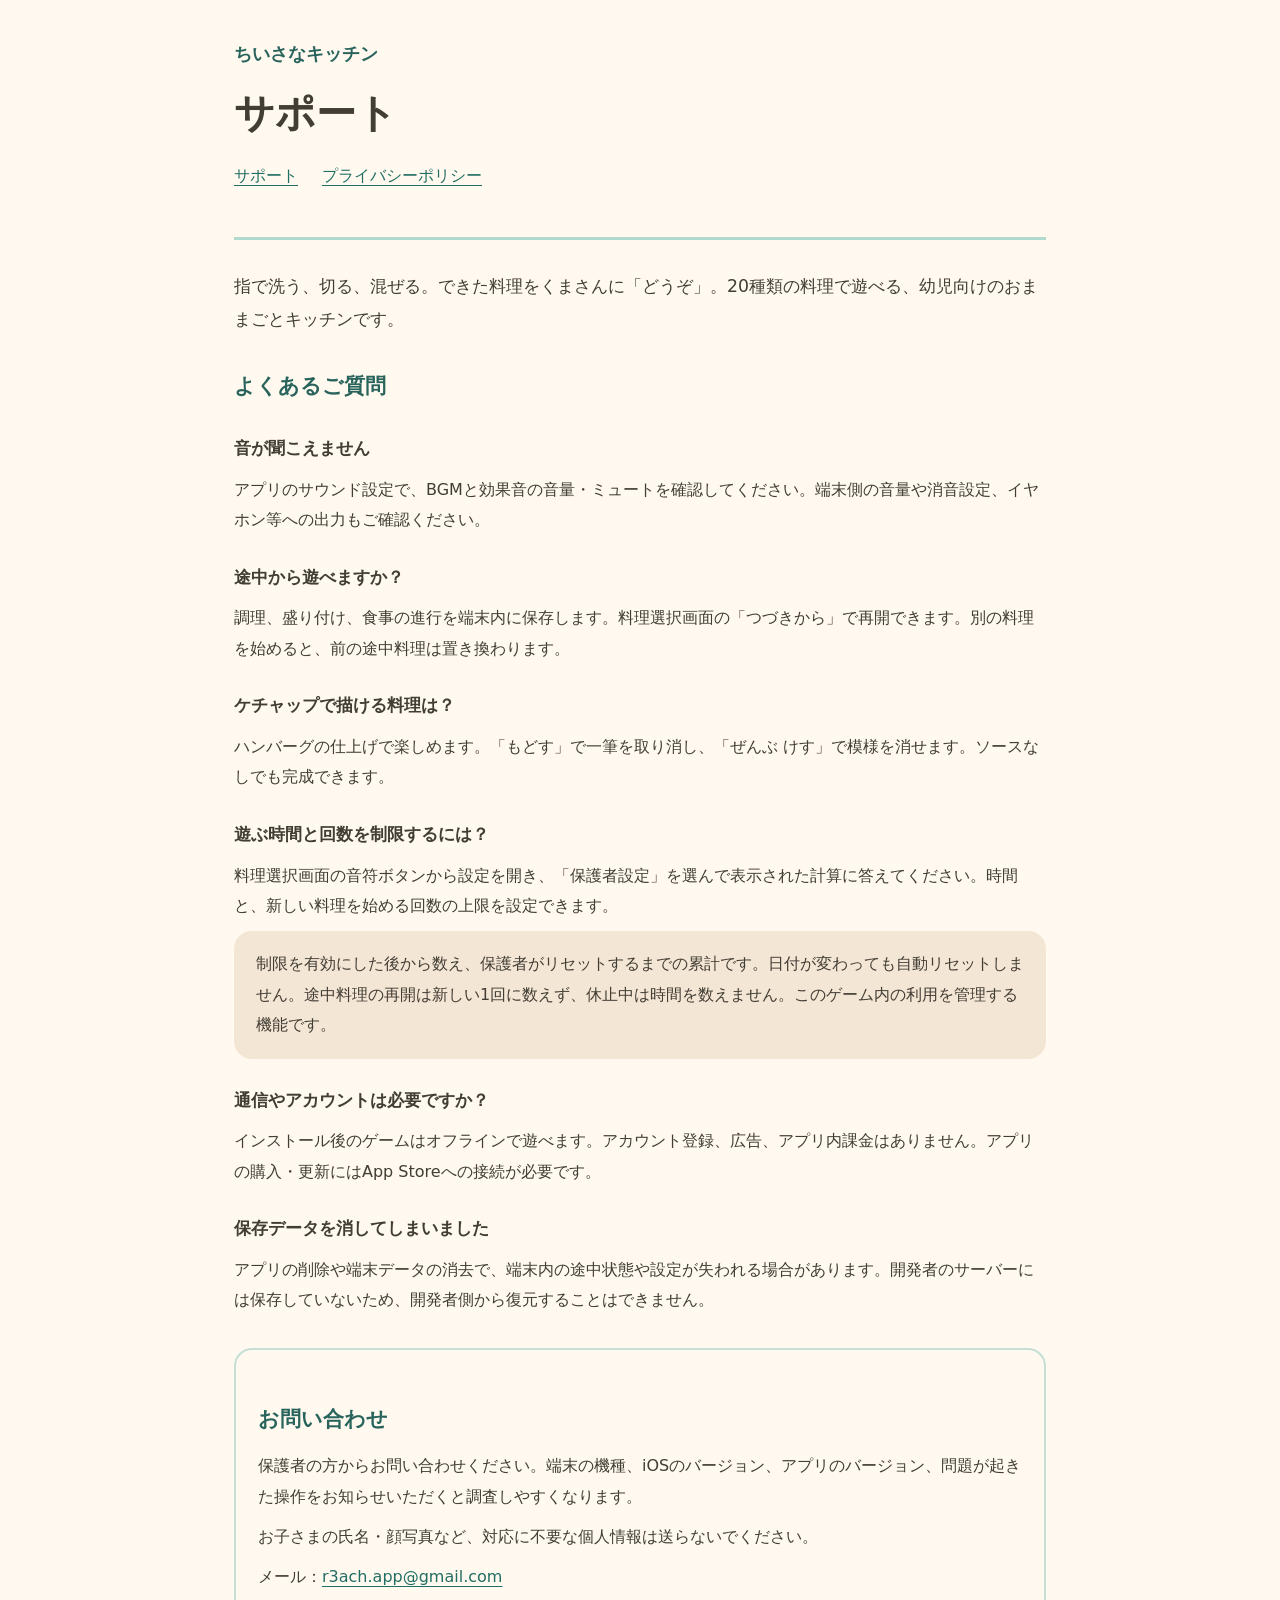
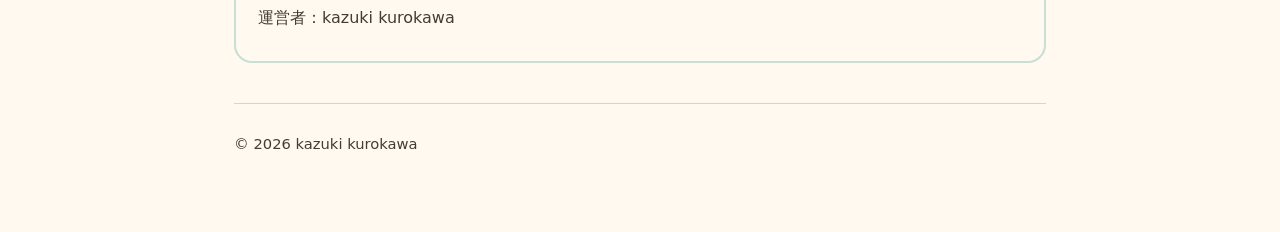
<file: index.html>
<!doctype html><html lang="ja"><head><meta charset="utf-8"><meta name="viewport" content="width=device-width,initial-scale=1"><title>サポート｜ちいさなキッチン</title><meta name="description" content="ちいさなキッチンのサポート。保護者の方へ、遊び方と情報の取り扱いをご案内します。"><link rel="stylesheet" href="style.css"></head><body><main><header><p class="brand">ちいさなキッチン</p><h1>サポート</h1><nav aria-label="ページ"><a href="index.html">サポート</a><a href="privacy.html">プライバシーポリシー</a></nav></header><p class="intro">指で洗う、切る、混ぜる。できた料理をくまさんに「どうぞ」。20種類の料理で遊べる、幼児向けのおままごとキッチンです。</p><section><h2>よくあるご質問</h2><h3>音が聞こえません</h3><p>アプリのサウンド設定で、BGMと効果音の音量・ミュートを確認してください。端末側の音量や消音設定、イヤホン等への出力もご確認ください。</p><h3>途中から遊べますか？</h3><p>調理、盛り付け、食事の進行を端末内に保存します。料理選択画面の「つづきから」で再開できます。別の料理を始めると、前の途中料理は置き換わります。</p><h3>ケチャップで描ける料理は？</h3><p>ハンバーグの仕上げで楽しめます。「もどす」で一筆を取り消し、「ぜんぶ けす」で模様を消せます。ソースなしでも完成できます。</p><h3>遊ぶ時間と回数を制限するには？</h3><p>料理選択画面の音符ボタンから設定を開き、「保護者設定」を選んで表示された計算に答えてください。時間と、新しい料理を始める回数の上限を設定できます。</p><p class="notice">制限を有効にした後から数え、保護者がリセットするまでの累計です。日付が変わっても自動リセットしません。途中料理の再開は新しい1回に数えず、休止中は時間を数えません。このゲーム内の利用を管理する機能です。</p><h3>通信やアカウントは必要ですか？</h3><p>インストール後のゲームはオフラインで遊べます。アカウント登録、広告、アプリ内課金はありません。アプリの購入・更新にはApp Storeへの接続が必要です。</p><h3>保存データを消してしまいました</h3><p>アプリの削除や端末データの消去で、端末内の途中状態や設定が失われる場合があります。開発者のサーバーには保存していないため、開発者側から復元することはできません。</p></section><section class="contact"><h2>お問い合わせ</h2><p>保護者の方からお問い合わせください。端末の機種、iOSのバージョン、アプリのバージョン、問題が起きた操作をお知らせいただくと調査しやすくなります。</p><p>お子さまの氏名・顔写真など、対応に不要な個人情報は送らないでください。</p><p data-contact>メール：<a href="mailto:r3ach.app@gmail.com">r3ach.app@gmail.com</a></p><p>運営者：kazuki kurokawa</p></section><footer><p>© 2026 kazuki kurokawa</p></footer></main></body></html>
</file>
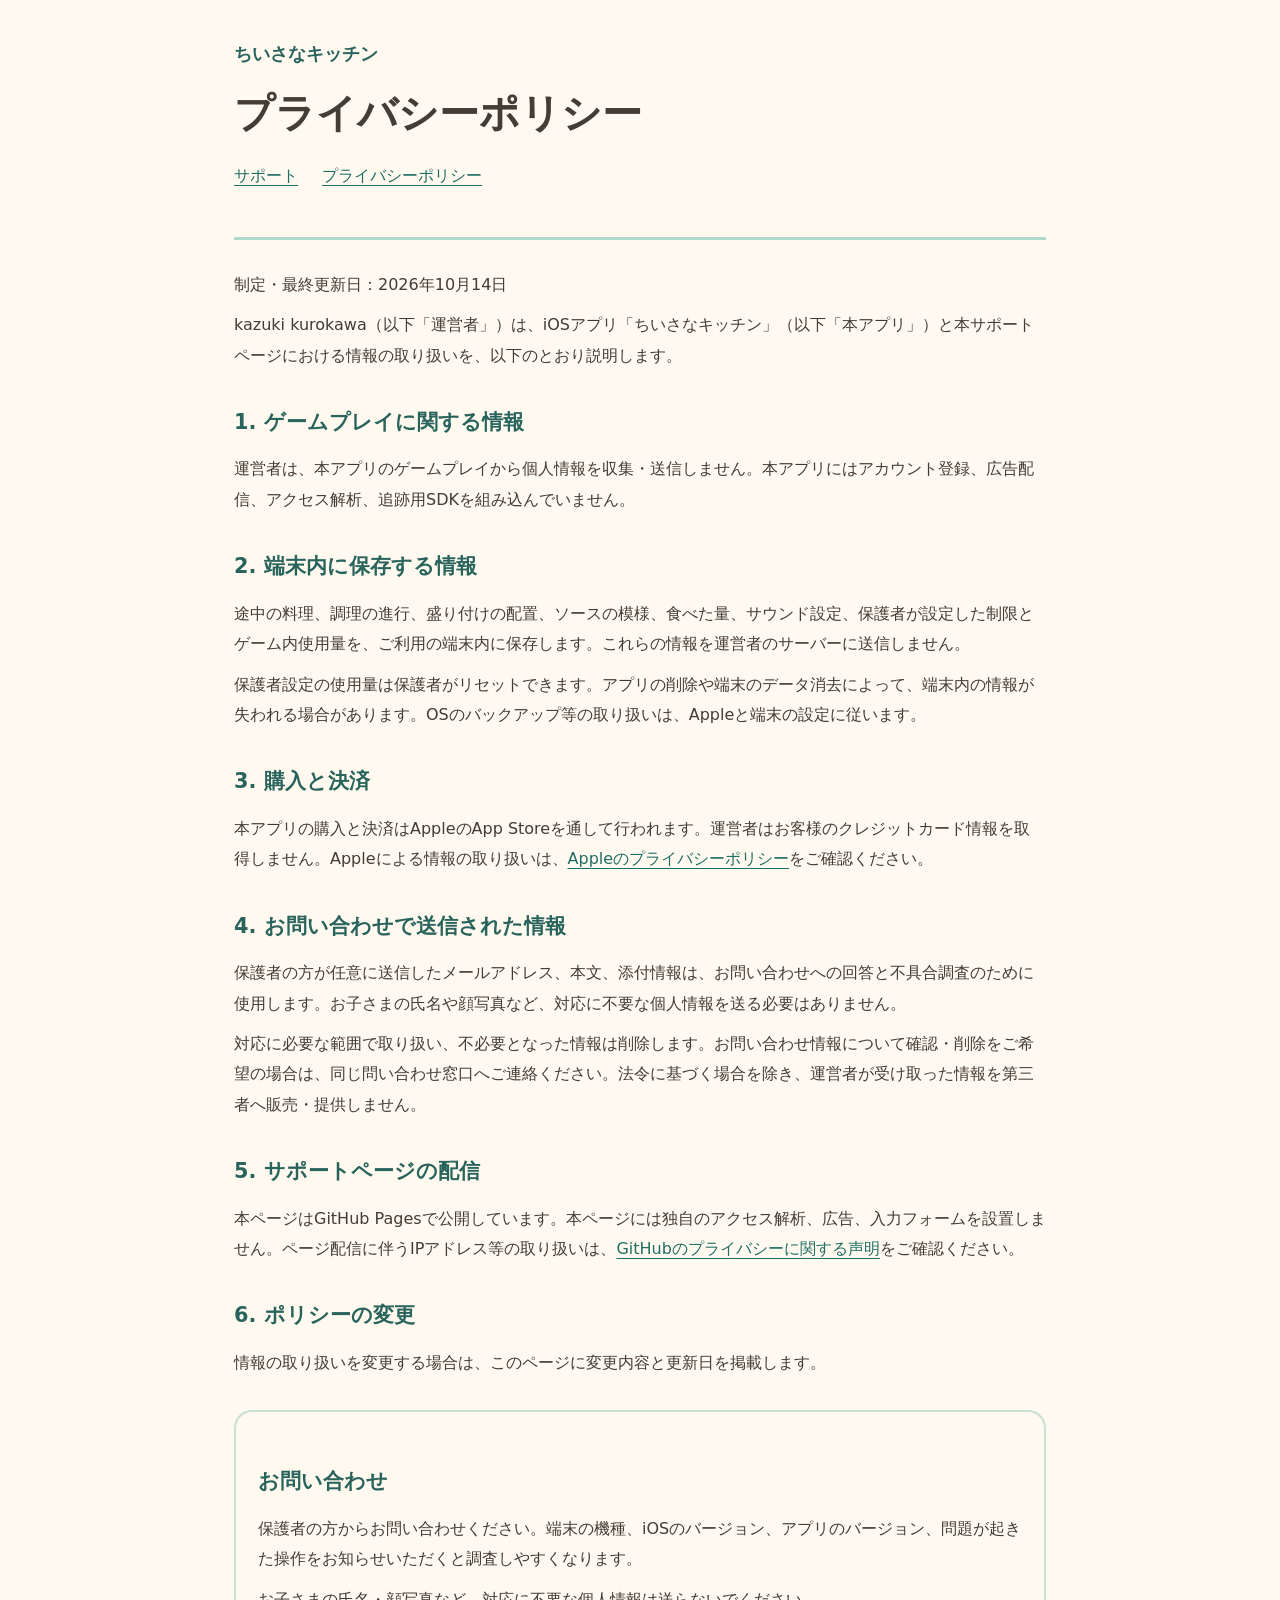
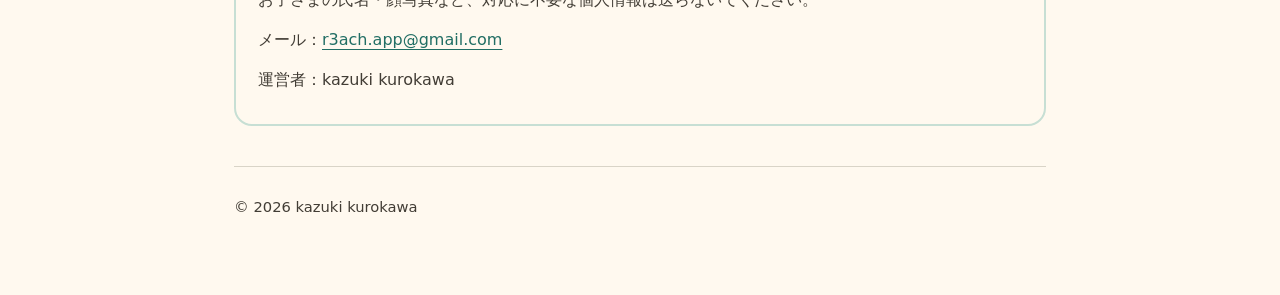
<file: privacy.html>
<!doctype html><html lang="ja"><head><meta charset="utf-8"><meta name="viewport" content="width=device-width,initial-scale=1"><title>プライバシーポリシー｜ちいさなキッチン</title><meta name="description" content="ちいさなキッチンのプライバシーポリシー。保護者の方へ、遊び方と情報の取り扱いをご案内します。"><link rel="stylesheet" href="style.css"></head><body><main><header><p class="brand">ちいさなキッチン</p><h1>プライバシーポリシー</h1><nav aria-label="ページ"><a href="index.html">サポート</a><a href="privacy.html">プライバシーポリシー</a></nav></header><p>制定・最終更新日：2026年10月14日</p><p>kazuki kurokawa（以下「運営者」）は、iOSアプリ「ちいさなキッチン」（以下「本アプリ」）と本サポートページにおける情報の取り扱いを、以下のとおり説明します。</p><section><h2>1. ゲームプレイに関する情報</h2><p>運営者は、本アプリのゲームプレイから個人情報を収集・送信しません。本アプリにはアカウント登録、広告配信、アクセス解析、追跡用SDKを組み込んでいません。</p><h2>2. 端末内に保存する情報</h2><p>途中の料理、調理の進行、盛り付けの配置、ソースの模様、食べた量、サウンド設定、保護者が設定した制限とゲーム内使用量を、ご利用の端末内に保存します。これらの情報を運営者のサーバーに送信しません。</p><p>保護者設定の使用量は保護者がリセットできます。アプリの削除や端末のデータ消去によって、端末内の情報が失われる場合があります。OSのバックアップ等の取り扱いは、Appleと端末の設定に従います。</p><h2>3. 購入と決済</h2><p>本アプリの購入と決済はAppleのApp Storeを通して行われます。運営者はお客様のクレジットカード情報を取得しません。Appleによる情報の取り扱いは、<a href="https://www.apple.com/legal/privacy/jp/">Appleのプライバシーポリシー</a>をご確認ください。</p><h2>4. お問い合わせで送信された情報</h2><p>保護者の方が任意に送信したメールアドレス、本文、添付情報は、お問い合わせへの回答と不具合調査のために使用します。お子さまの氏名や顔写真など、対応に不要な個人情報を送る必要はありません。</p><p>対応に必要な範囲で取り扱い、不必要となった情報は削除します。お問い合わせ情報について確認・削除をご希望の場合は、同じ問い合わせ窓口へご連絡ください。法令に基づく場合を除き、運営者が受け取った情報を第三者へ販売・提供しません。</p><h2>5. サポートページの配信</h2><p>本ページはGitHub Pagesで公開しています。本ページには独自のアクセス解析、広告、入力フォームを設置しません。ページ配信に伴うIPアドレス等の取り扱いは、<a href="https://docs.github.com/ja/site-policy/privacy-policies/github-general-privacy-statement">GitHubのプライバシーに関する声明</a>をご確認ください。</p><h2>6. ポリシーの変更</h2><p>情報の取り扱いを変更する場合は、このページに変更内容と更新日を掲載します。</p></section><section class="contact"><h2>お問い合わせ</h2><p>保護者の方からお問い合わせください。端末の機種、iOSのバージョン、アプリのバージョン、問題が起きた操作をお知らせいただくと調査しやすくなります。</p><p>お子さまの氏名・顔写真など、対応に不要な個人情報は送らないでください。</p><p data-contact>メール：<a href="mailto:r3ach.app@gmail.com">r3ach.app@gmail.com</a></p><p>運営者：kazuki kurokawa</p></section><footer><p>© 2026 kazuki kurokawa</p></footer></main></body></html>
</file>
<file: style.css>
*{box-sizing:border-box}body{margin:0;background:#fff9ef;color:#423d35;font-family:system-ui,-apple-system,"Hiragino Maru Gothic ProN","Yu Gothic",sans-serif;line-height:1.9}main{max-width:860px;margin:auto;padding:38px 24px 64px}header{border-bottom:3px solid #b1dacf;padding:0 0 25px;margin-bottom:30px}.brand{font-weight:800;color:#28645c;font-size:1.1rem;margin:0}h1{font-size:clamp(1.75rem,5vw,2.5rem);line-height:1.4;margin:14px 0}h2{font-size:1.3rem;color:#28645c;margin:32px 0 12px}h3{font-size:1.08rem;margin:25px 0 8px}p{margin:10px 0}a{color:#216e64;text-underline-offset:4px;overflow-wrap:anywhere}nav{display:flex;gap:24px;flex-wrap:wrap;margin:20px 0}.intro{font-size:1.08rem}.notice{background:#f4e6d4;border-radius:18px;padding:18px 22px}.contact{border:2px solid #c7dfd4;border-radius:18px;padding:18px 22px;margin-top:32px}footer{border-top:1px solid #d9d4c7;margin-top:40px;padding-top:16px;font-size:.92rem}li{margin:6px 0}@media(max-width:480px){main{padding:25px 20px 40px}.contact,.notice{padding:16px}h2{font-size:1.2rem}}
</file>
